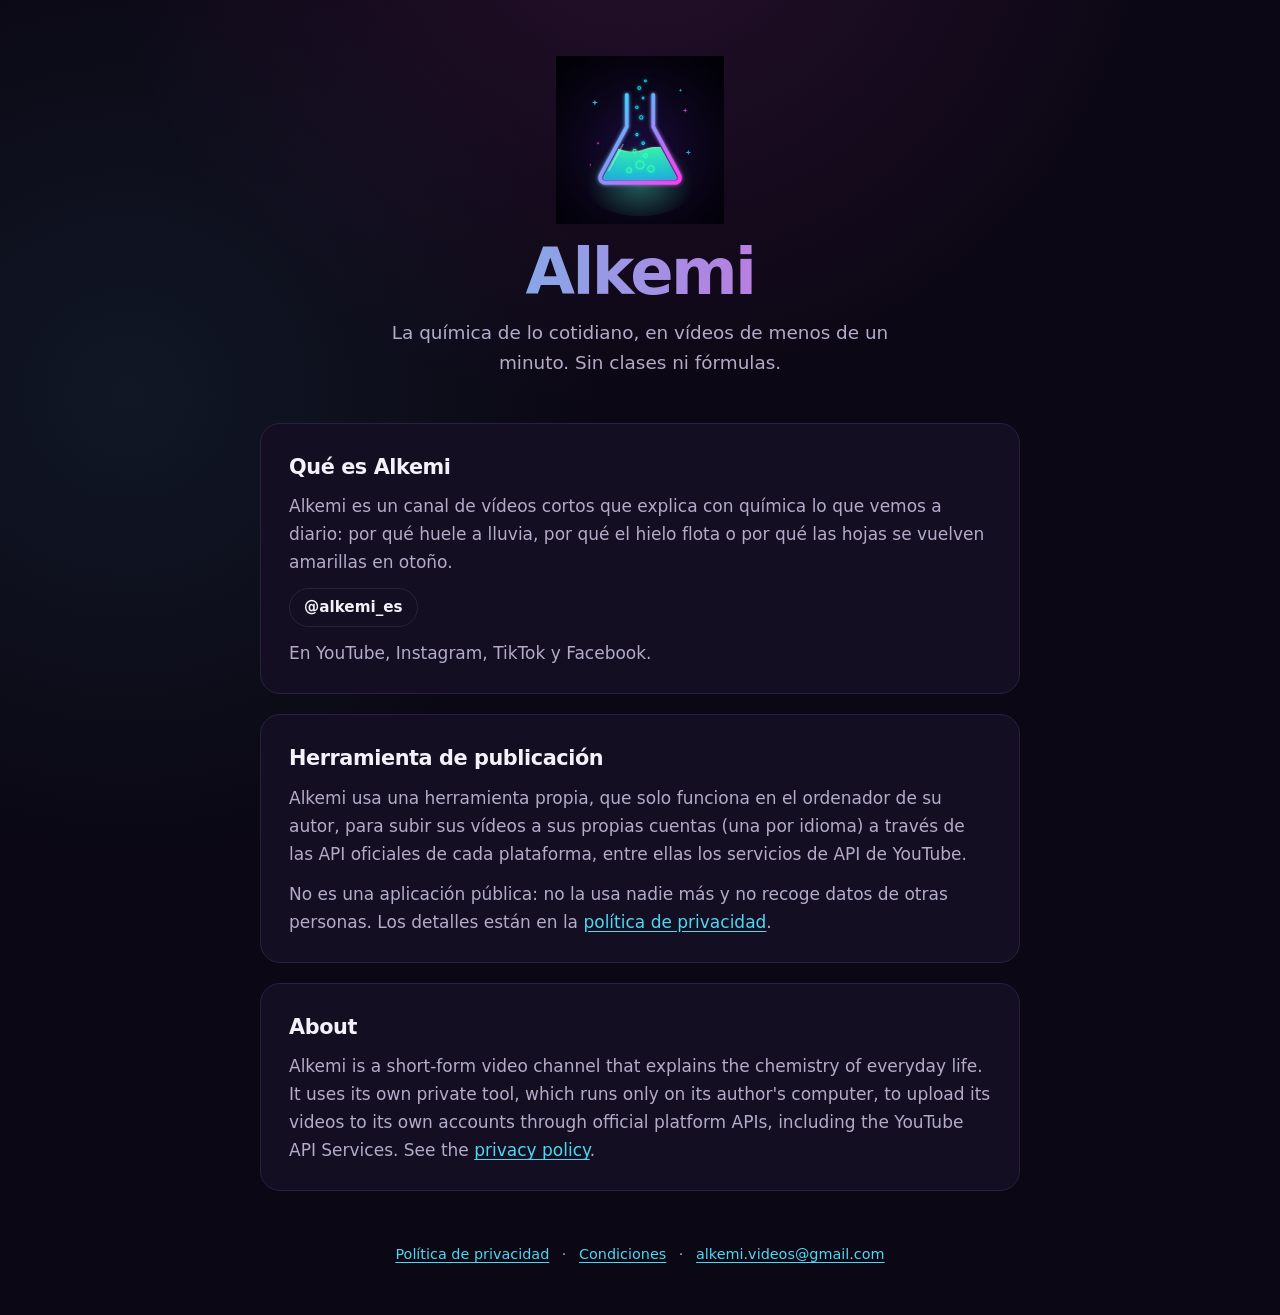
<file: index.html>
<!doctype html>
<html lang="es">
<head>
<meta charset="utf-8">
<meta name="viewport" content="width=device-width, initial-scale=1">
<title>Alkemi</title>
<meta name="description" content="Alkemi: la química de lo cotidiano, en vídeos de menos de un minuto.">
<link rel="icon" href="favicon.png">
<link rel="stylesheet" href="estilo.css">
</head>
<body>
<div class="envoltura">
  <header>
    <img src="logo.png" alt="Logo de Alkemi: un matraz con líquido verde y burbujas">
    <h1>Alkemi</h1>
    <p class="lema">La química de lo cotidiano, en vídeos de menos de un minuto. Sin clases ni fórmulas.</p>
  </header>

  <main>
    <section class="tarjeta">
      <h2>Qué es Alkemi</h2>
      <p>Alkemi es un canal de vídeos cortos que explica con química lo que vemos a diario: por qué huele a lluvia, por qué el hielo flota o por qué las hojas se vuelven amarillas en otoño.</p>
      <ul class="cuentas">
        <li>@alkemi_es</li>
      </ul>
      <p>En YouTube, Instagram, TikTok y Facebook.</p>
    </section>

    <section class="tarjeta">
      <h2>Herramienta de publicación</h2>
      <p>Alkemi usa una herramienta propia, que solo funciona en el ordenador de su autor, para subir sus vídeos a sus propias cuentas (una por idioma) a través de las API oficiales de cada plataforma, entre ellas los servicios de API de YouTube.</p>
      <p>No es una aplicación pública: no la usa nadie más y no recoge datos de otras personas. Los detalles están en la <a href="privacidad.html">política de privacidad</a>.</p>
    </section>

    <section class="tarjeta" lang="en">
      <h2>About</h2>
      <p>Alkemi is a short-form video channel that explains the chemistry of everyday life. It uses its own private tool, which runs only on its author's computer, to upload its videos to its own accounts through official platform APIs, including the YouTube API Services. See the <a href="privacidad.html#en">privacy policy</a>.</p>
    </section>
  </main>

  <footer>
    <a href="privacidad.html">Política de privacidad</a> · <a href="condiciones.html">Condiciones</a> · <a href="mailto:alkemi.videos@gmail.com">alkemi.videos@gmail.com</a>
  </footer>
</div>
</body>
</html>
</file>
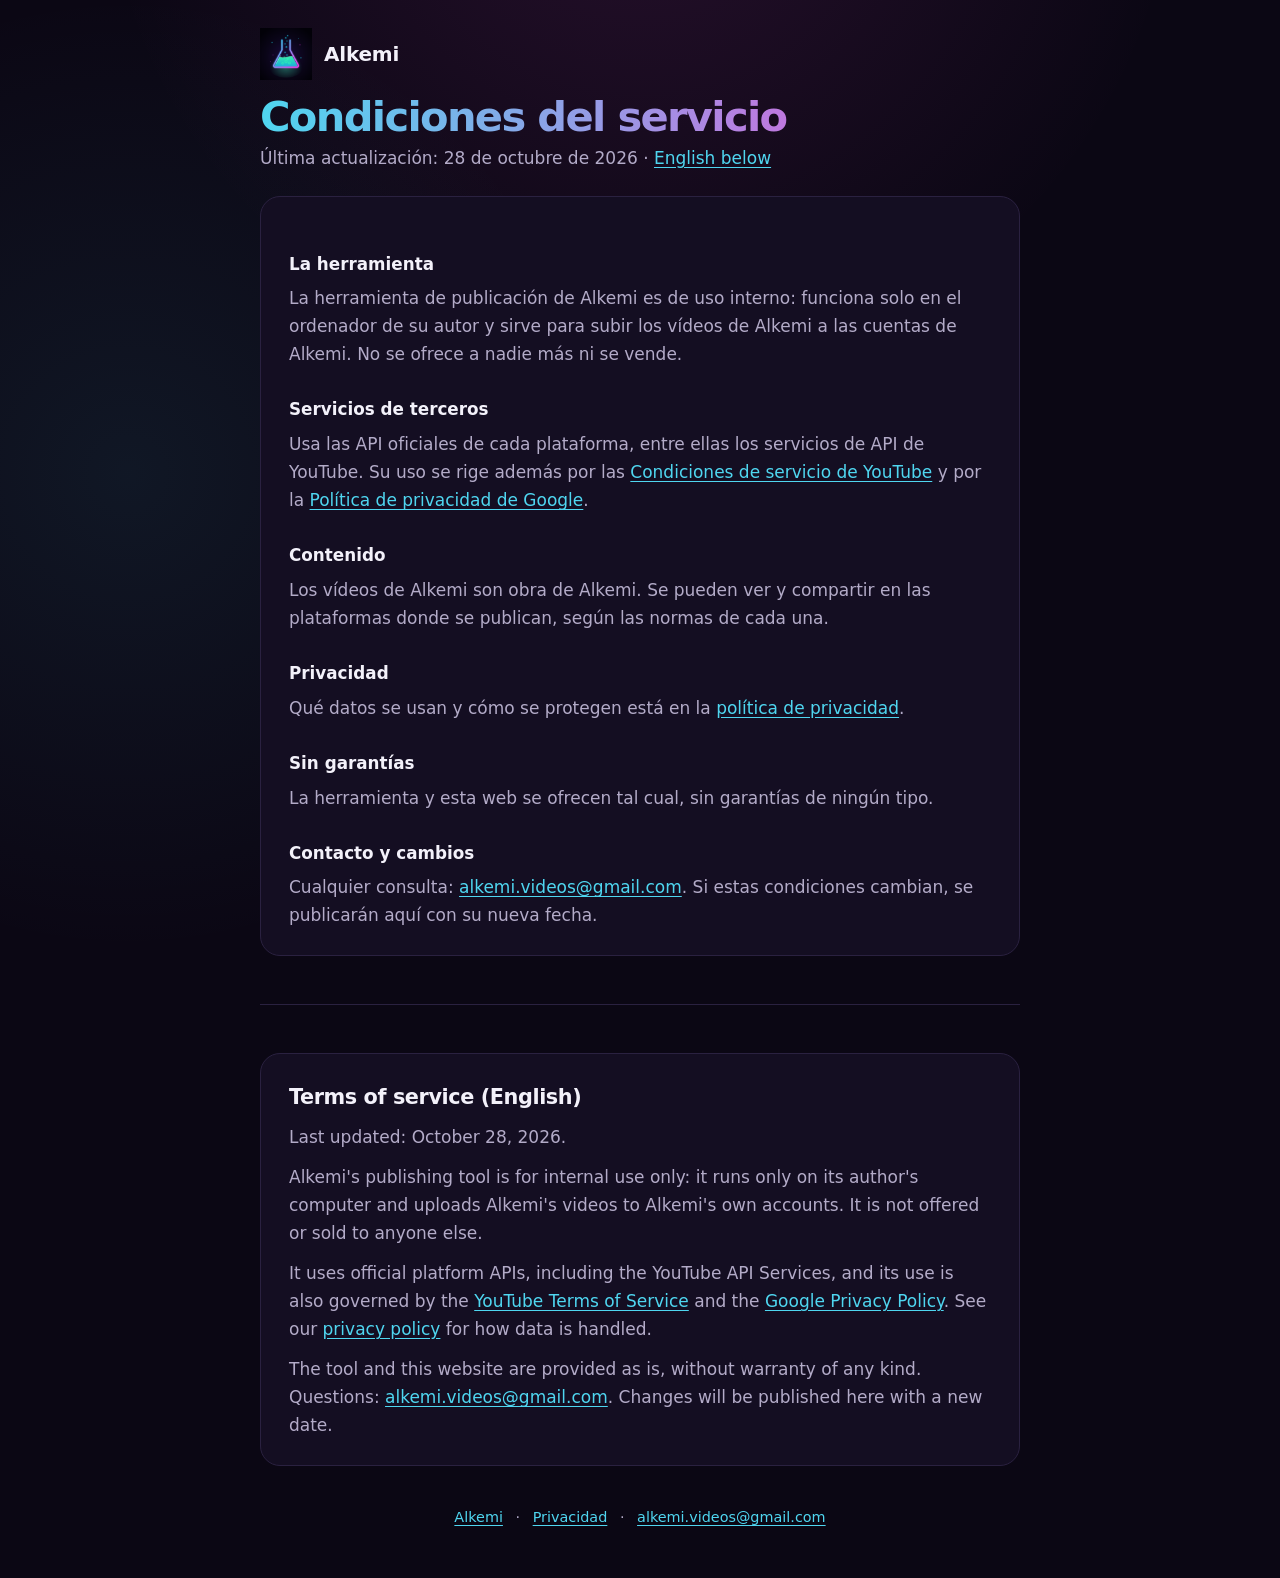
<file: condiciones.html>
<!doctype html>
<html lang="es">
<head>
<meta charset="utf-8">
<meta name="viewport" content="width=device-width, initial-scale=1">
<title>Condiciones · Alkemi</title>
<meta name="description" content="Condiciones del servicio de Alkemi y de su herramienta de publicación.">
<link rel="icon" href="favicon.png">
<link rel="stylesheet" href="estilo.css">
</head>
<body>
<div class="envoltura legal">
  <header class="pequena">
    <img src="logo.png" alt=""><a href="./">Alkemi</a>
  </header>

  <main>
    <h1>Condiciones del servicio</h1>
    <p class="fecha">Última actualización: 28 de octubre de 2026 · <a href="#en">English below</a></p>

    <section class="tarjeta">
      <h3>La herramienta</h3>
      <p>La herramienta de publicación de Alkemi es de uso interno: funciona solo en el ordenador de su autor y sirve para subir los vídeos de Alkemi a las cuentas de Alkemi. No se ofrece a nadie más ni se vende.</p>

      <h3>Servicios de terceros</h3>
      <p>Usa las API oficiales de cada plataforma, entre ellas los servicios de API de YouTube. Su uso se rige además por las <a href="https://www.youtube.com/t/terms">Condiciones de servicio de YouTube</a> y por la <a href="https://policies.google.com/privacy">Política de privacidad de Google</a>.</p>

      <h3>Contenido</h3>
      <p>Los vídeos de Alkemi son obra de Alkemi. Se pueden ver y compartir en las plataformas donde se publican, según las normas de cada una.</p>

      <h3>Privacidad</h3>
      <p>Qué datos se usan y cómo se protegen está en la <a href="privacidad.html">política de privacidad</a>.</p>

      <h3>Sin garantías</h3>
      <p>La herramienta y esta web se ofrecen tal cual, sin garantías de ningún tipo.</p>

      <h3>Contacto y cambios</h3>
      <p>Cualquier consulta: <a href="mailto:alkemi.videos@gmail.com">alkemi.videos@gmail.com</a>. Si estas condiciones cambian, se publicarán aquí con su nueva fecha.</p>
    </section>

    <hr>

    <section class="tarjeta" id="en" lang="en">
      <h2>Terms of service (English)</h2>
      <p>Last updated: October 28, 2026.</p>
      <p>Alkemi's publishing tool is for internal use only: it runs only on its author's computer and uploads Alkemi's videos to Alkemi's own accounts. It is not offered or sold to anyone else.</p>
      <p>It uses official platform APIs, including the YouTube API Services, and its use is also governed by the <a href="https://www.youtube.com/t/terms">YouTube Terms of Service</a> and the <a href="https://policies.google.com/privacy">Google Privacy Policy</a>. See our <a href="privacidad.html#en">privacy policy</a> for how data is handled.</p>
      <p>The tool and this website are provided as is, without warranty of any kind. Questions: <a href="mailto:alkemi.videos@gmail.com">alkemi.videos@gmail.com</a>. Changes will be published here with a new date.</p>
    </section>
  </main>

  <footer>
    <a href="./">Alkemi</a> · <a href="privacidad.html">Privacidad</a> · <a href="mailto:alkemi.videos@gmail.com">alkemi.videos@gmail.com</a>
  </footer>
</div>
</body>
</html>
</file>
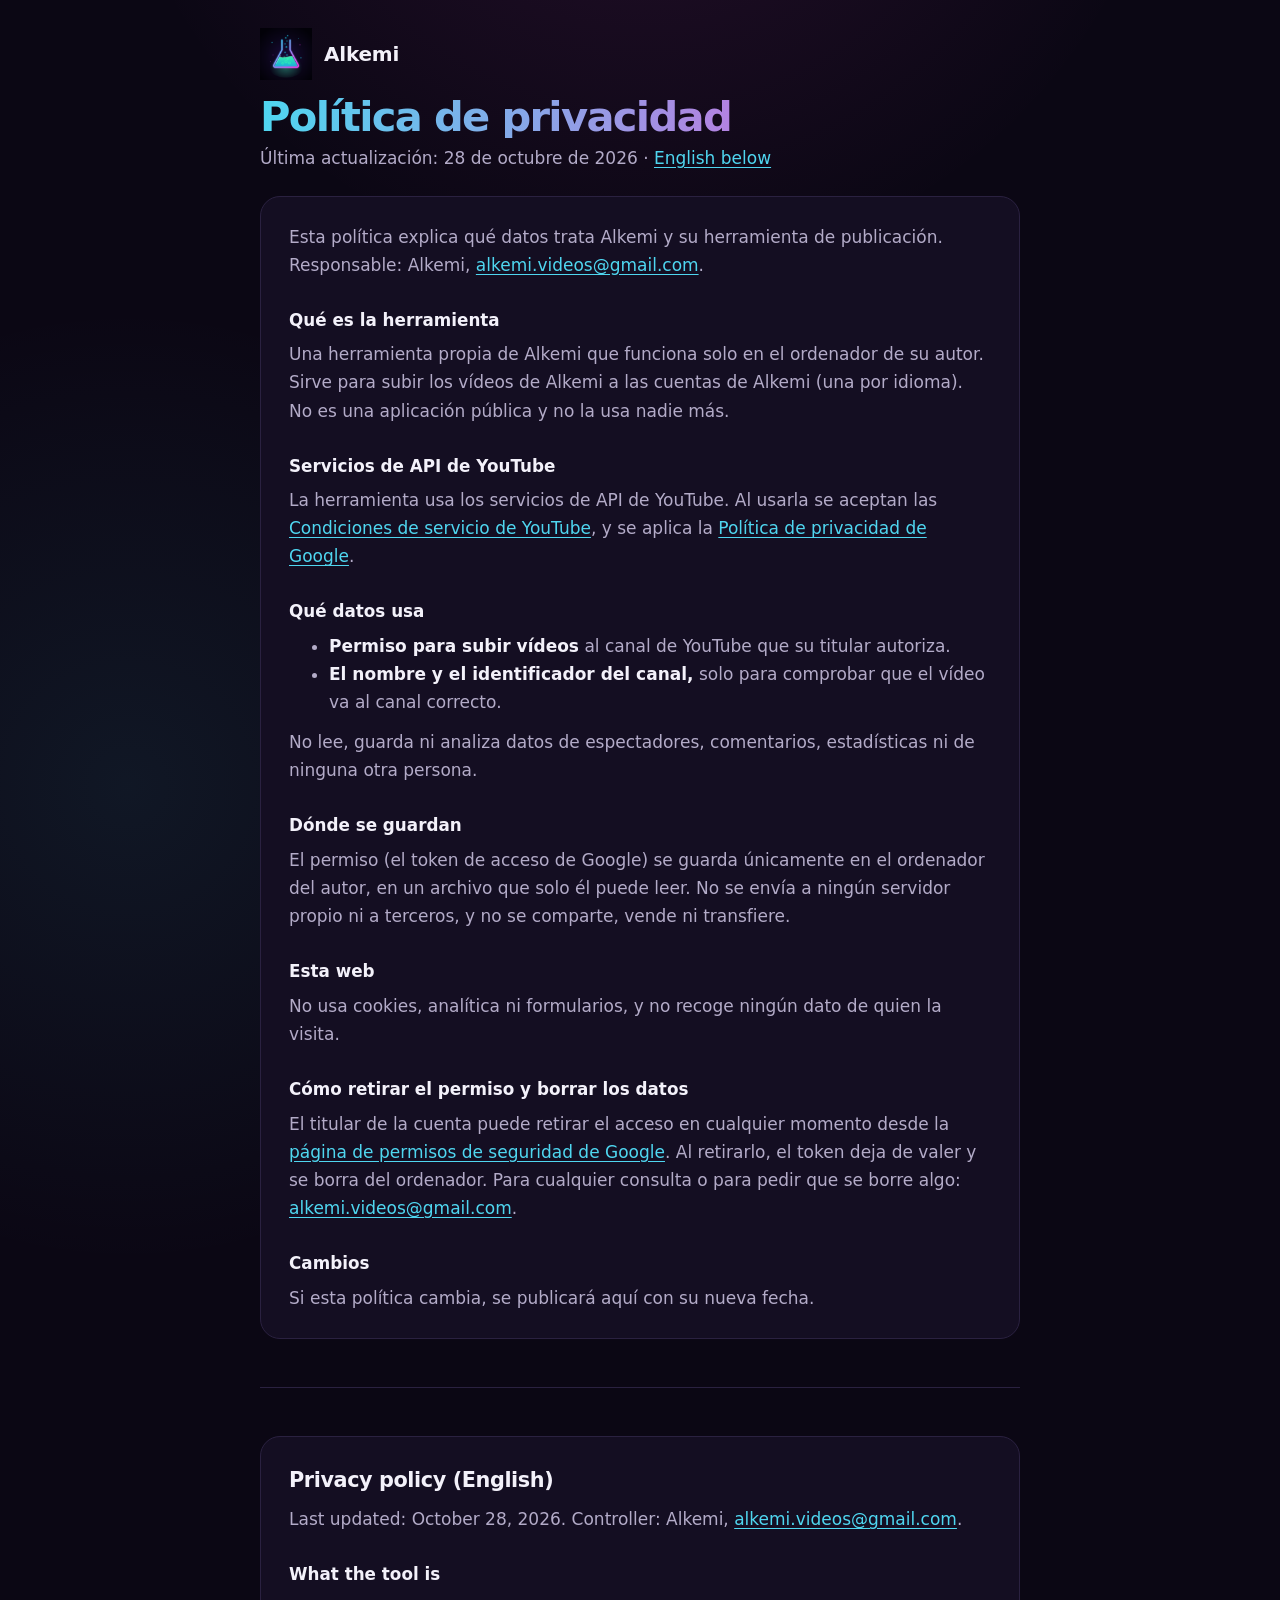
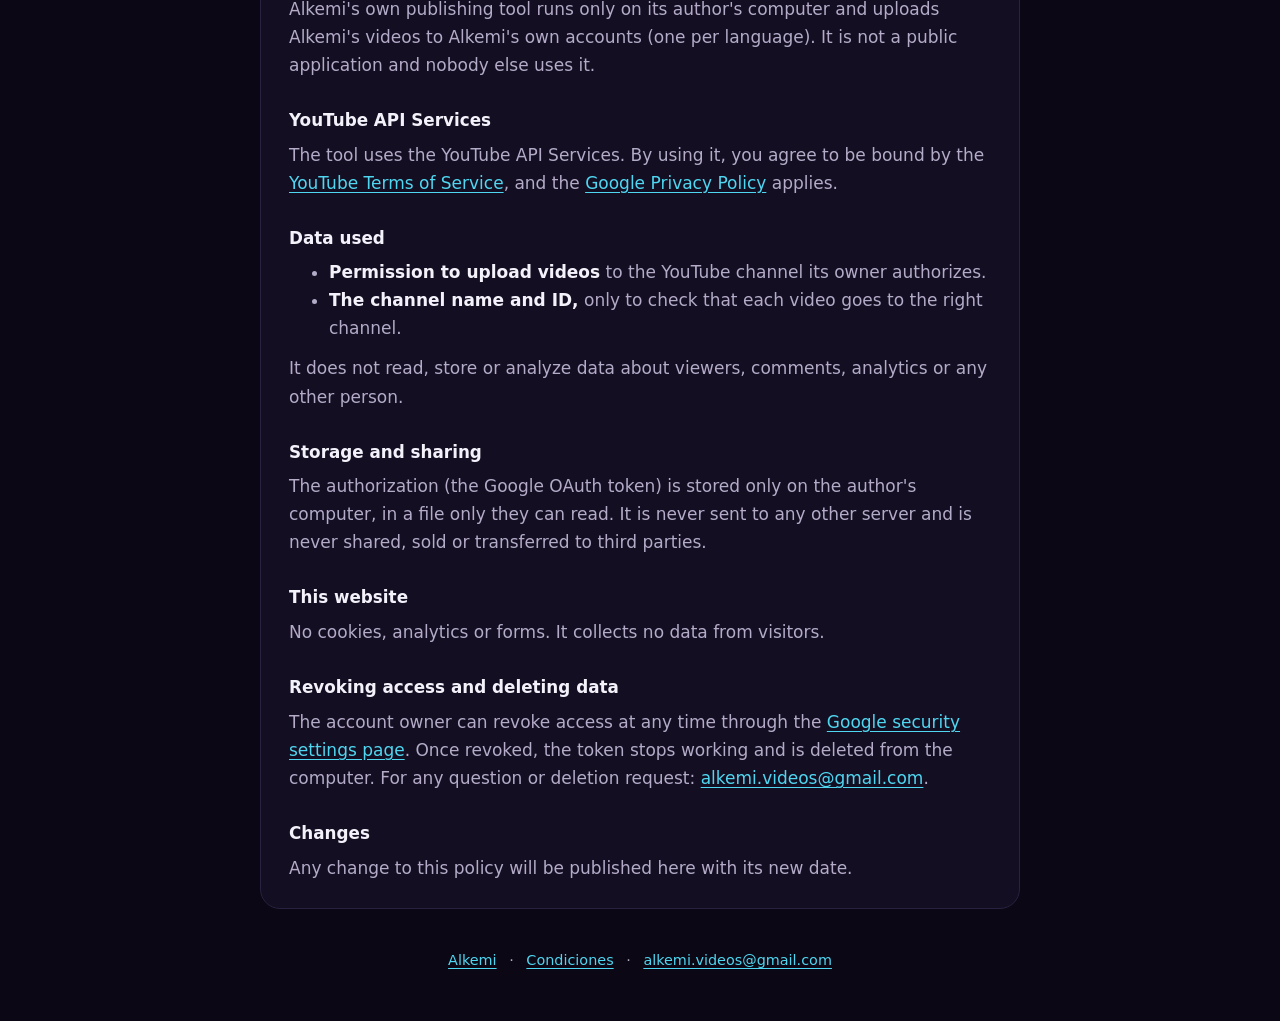
<file: privacidad.html>
<!doctype html>
<html lang="es">
<head>
<meta charset="utf-8">
<meta name="viewport" content="width=device-width, initial-scale=1">
<title>Privacidad · Alkemi</title>
<meta name="description" content="Política de privacidad de Alkemi y de su herramienta de publicación.">
<link rel="icon" href="favicon.png">
<link rel="stylesheet" href="estilo.css">
</head>
<body>
<div class="envoltura legal">
  <header class="pequena">
    <img src="logo.png" alt=""><a href="./">Alkemi</a>
  </header>

  <main>
    <h1>Política de privacidad</h1>
    <p class="fecha">Última actualización: 28 de octubre de 2026 · <a href="#en">English below</a></p>

    <section class="tarjeta">
      <p>Esta política explica qué datos trata Alkemi y su herramienta de publicación. Responsable: Alkemi, <a href="mailto:alkemi.videos@gmail.com">alkemi.videos@gmail.com</a>.</p>

      <h3>Qué es la herramienta</h3>
      <p>Una herramienta propia de Alkemi que funciona solo en el ordenador de su autor. Sirve para subir los vídeos de Alkemi a las cuentas de Alkemi (una por idioma). No es una aplicación pública y no la usa nadie más.</p>

      <h3>Servicios de API de YouTube</h3>
      <p>La herramienta usa los servicios de API de YouTube. Al usarla se aceptan las <a href="https://www.youtube.com/t/terms">Condiciones de servicio de YouTube</a>, y se aplica la <a href="https://policies.google.com/privacy">Política de privacidad de Google</a>.</p>

      <h3>Qué datos usa</h3>
      <ul>
        <li><strong>Permiso para subir vídeos</strong> al canal de YouTube que su titular autoriza.</li>
        <li><strong>El nombre y el identificador del canal,</strong> solo para comprobar que el vídeo va al canal correcto.</li>
      </ul>
      <p>No lee, guarda ni analiza datos de espectadores, comentarios, estadísticas ni de ninguna otra persona.</p>

      <h3>Dónde se guardan</h3>
      <p>El permiso (el token de acceso de Google) se guarda únicamente en el ordenador del autor, en un archivo que solo él puede leer. No se envía a ningún servidor propio ni a terceros, y no se comparte, vende ni transfiere.</p>

      <h3>Esta web</h3>
      <p>No usa cookies, analítica ni formularios, y no recoge ningún dato de quien la visita.</p>

      <h3>Cómo retirar el permiso y borrar los datos</h3>
      <p>El titular de la cuenta puede retirar el acceso en cualquier momento desde la <a href="https://security.google.com/settings/security/permissions">página de permisos de seguridad de Google</a>. Al retirarlo, el token deja de valer y se borra del ordenador. Para cualquier consulta o para pedir que se borre algo: <a href="mailto:alkemi.videos@gmail.com">alkemi.videos@gmail.com</a>.</p>

      <h3>Cambios</h3>
      <p>Si esta política cambia, se publicará aquí con su nueva fecha.</p>
    </section>

    <hr>

    <section class="tarjeta" id="en" lang="en">
      <h2>Privacy policy (English)</h2>
      <p>Last updated: October 28, 2026. Controller: Alkemi, <a href="mailto:alkemi.videos@gmail.com">alkemi.videos@gmail.com</a>.</p>

      <h3>What the tool is</h3>
      <p>Alkemi's own publishing tool runs only on its author's computer and uploads Alkemi's videos to Alkemi's own accounts (one per language). It is not a public application and nobody else uses it.</p>

      <h3>YouTube API Services</h3>
      <p>The tool uses the YouTube API Services. By using it, you agree to be bound by the <a href="https://www.youtube.com/t/terms">YouTube Terms of Service</a>, and the <a href="https://policies.google.com/privacy">Google Privacy Policy</a> applies.</p>

      <h3>Data used</h3>
      <ul>
        <li><strong>Permission to upload videos</strong> to the YouTube channel its owner authorizes.</li>
        <li><strong>The channel name and ID,</strong> only to check that each video goes to the right channel.</li>
      </ul>
      <p>It does not read, store or analyze data about viewers, comments, analytics or any other person.</p>

      <h3>Storage and sharing</h3>
      <p>The authorization (the Google OAuth token) is stored only on the author's computer, in a file only they can read. It is never sent to any other server and is never shared, sold or transferred to third parties.</p>

      <h3>This website</h3>
      <p>No cookies, analytics or forms. It collects no data from visitors.</p>

      <h3>Revoking access and deleting data</h3>
      <p>The account owner can revoke access at any time through the <a href="https://security.google.com/settings/security/permissions">Google security settings page</a>. Once revoked, the token stops working and is deleted from the computer. For any question or deletion request: <a href="mailto:alkemi.videos@gmail.com">alkemi.videos@gmail.com</a>.</p>

      <h3>Changes</h3>
      <p>Any change to this policy will be published here with its new date.</p>
    </section>
  </main>

  <footer>
    <a href="./">Alkemi</a> · <a href="condiciones.html">Condiciones</a> · <a href="mailto:alkemi.videos@gmail.com">alkemi.videos@gmail.com</a>
  </footer>
</div>
</body>
</html>
</file>
<file: estilo.css>
:root {
  color-scheme: dark;
  --fondo: #0b0714; --superficie: #140e22; --linea: #2a2140;
  --texto: #f3f1fa; --suave: #b3abc8; --cian: #4fd6f0; --magenta: #f04fd8; --verde: #4ff0b0;
  --sans: ui-sans-serif, system-ui, -apple-system, BlinkMacSystemFont, "Segoe UI", Roboto, "Helvetica Neue", Arial, sans-serif;
}
* { box-sizing: border-box; }
body {
  margin: 0; color: var(--texto); font: 17px/1.65 var(--sans); -webkit-font-smoothing: antialiased;
  background: radial-gradient(circle at 50% -10%, rgba(240, 79, 216, .12), transparent 34rem),
              radial-gradient(circle at 10% 30%, rgba(79, 214, 240, .08), transparent 30rem), var(--fondo);
}
a { color: var(--cian); text-underline-offset: 3px; }
a:hover { color: var(--verde); }
.envoltura { width: min(100% - 32px, 760px); margin-inline: auto; }
header { padding: 56px 0 24px; text-align: center; }
header img { width: 168px; height: 168px; }
header.pequena { padding: 28px 0 8px; display: flex; align-items: center; gap: 12px; text-align: left; }
header.pequena img { width: 52px; height: 52px; }
header.pequena a { color: var(--texto); font-weight: 800; font-size: 1.25rem; text-decoration: none; letter-spacing: -.01em; }
h1 { margin: 8px 0 0; font-size: clamp(2.6rem, 8vw, 4rem); line-height: 1; letter-spacing: -.04em;
     background: linear-gradient(90deg, var(--cian), var(--magenta)); -webkit-background-clip: text; background-clip: text; color: transparent; }
.lema { margin: 14px auto 0; max-width: 520px; color: var(--suave); font-size: 1.15rem; }
h2 { margin: 0 0 8px; font-size: 1.3rem; letter-spacing: -.02em; }
h3 { margin: 28px 0 6px; font-size: 1.05rem; }
.tarjeta { margin: 20px 0; padding: 26px 28px; border: 1px solid var(--linea); border-radius: 20px; background: var(--superficie); }
.tarjeta p, .tarjeta ul { margin: 0 0 12px; color: var(--suave); }
.tarjeta p:last-child, .tarjeta ul:last-child { margin-bottom: 0; }
.tarjeta strong { color: var(--texto); }
.cuentas { display: flex; flex-wrap: wrap; gap: 10px; padding: 0; list-style: none; }
.cuentas li { padding: 6px 14px; border: 1px solid var(--linea); border-radius: 999px; color: var(--texto); font-weight: 650; font-size: .95rem; }
.legal h1 { font-size: clamp(2rem, 6vw, 2.6rem); }
.legal .fecha { color: var(--suave); margin: 6px 0 24px; }
.legal section { margin-bottom: 8px; }
.legal p, .legal li { color: var(--suave); }
.legal hr { margin: 48px 0; border: 0; border-top: 1px solid var(--linea); }
footer { padding: 32px 0 48px; color: var(--suave); font-size: .9rem; text-align: center; }
footer a { margin: 0 8px; }
</file>
